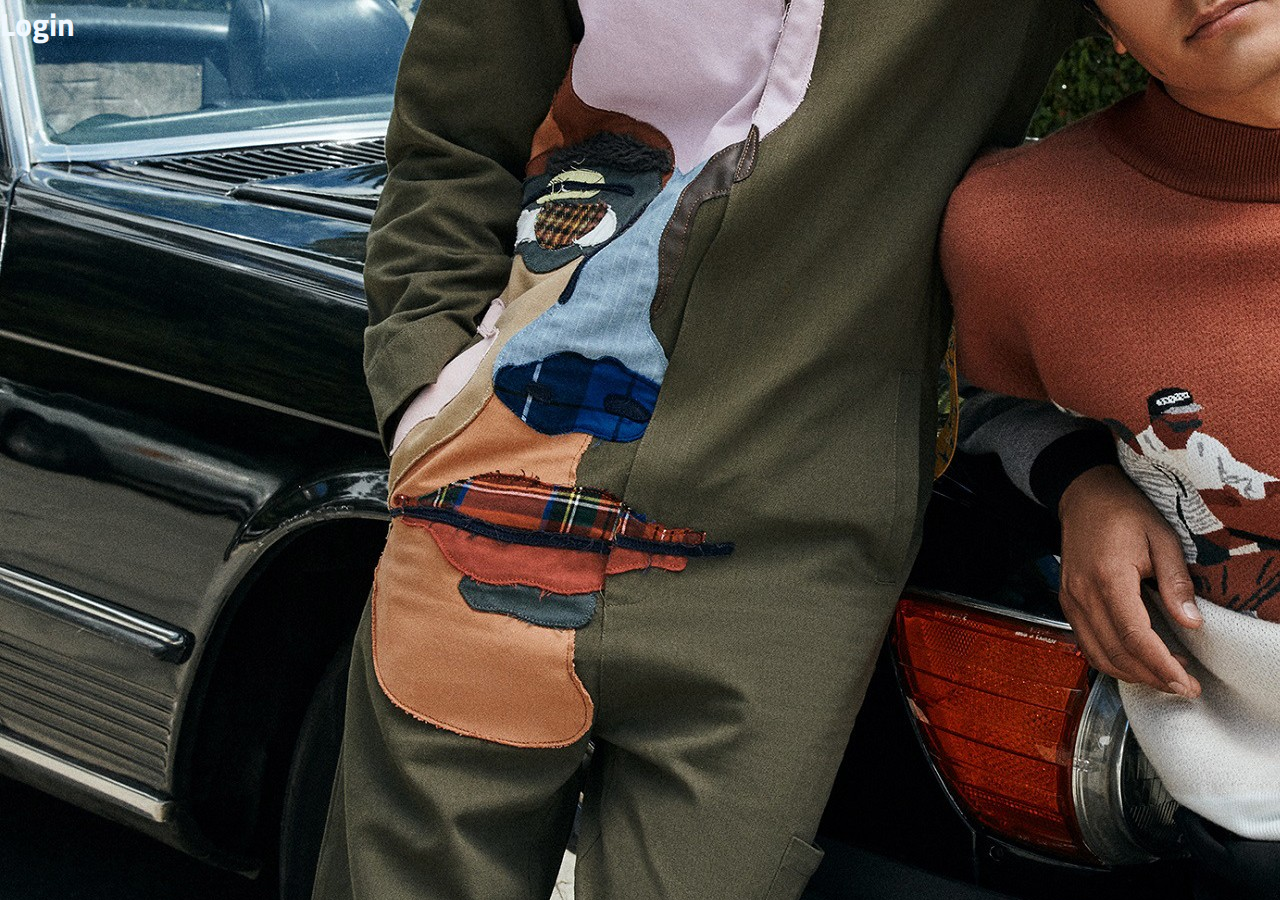
<file: login.html>
<!DOCTYPE html>
<html lang="en">
  <head>
    <meta charset="UTF-8" />
    <meta http-equiv="X-UA-Compatible" content="IE=edge" />
    <meta name="viewport" content="width=device-width, initial-scale=1.0" />
    <title>Point of sale</title>
    <link rel="stylesheet" href="./login.css" />
    <link rel="stylesheet" href="./scripts.js" />
    <link rel="preconnect" href="https://fonts.googleapis.com" />
    <link rel="preconnect" href="https://fonts.gstatic.com" crossorigin />
    <link
      href="https://fonts.googleapis.com/css2?family=Titillium+Web:wght@300&display=swap"
      rel="stylesheet"
    />
  </head>
  <body>
    <div class="wrapper">
      <h1><p class="login-type">Login</p></h1>
      <h2><p></p></h2>
    </div>

    <div>
      <form action=""></form>
    </div>
  </body>
</html>
</file>
<file: login.css>
* {
  padding: 0;
  margin: 0;
  box-sizing: border-box;
}

body {
  background: url(./images/landing.jpg);
  font-family: "Titillium Web", sans-serif;
  color: aliceblue;
  background-attachment: fixed;
}
</file>
